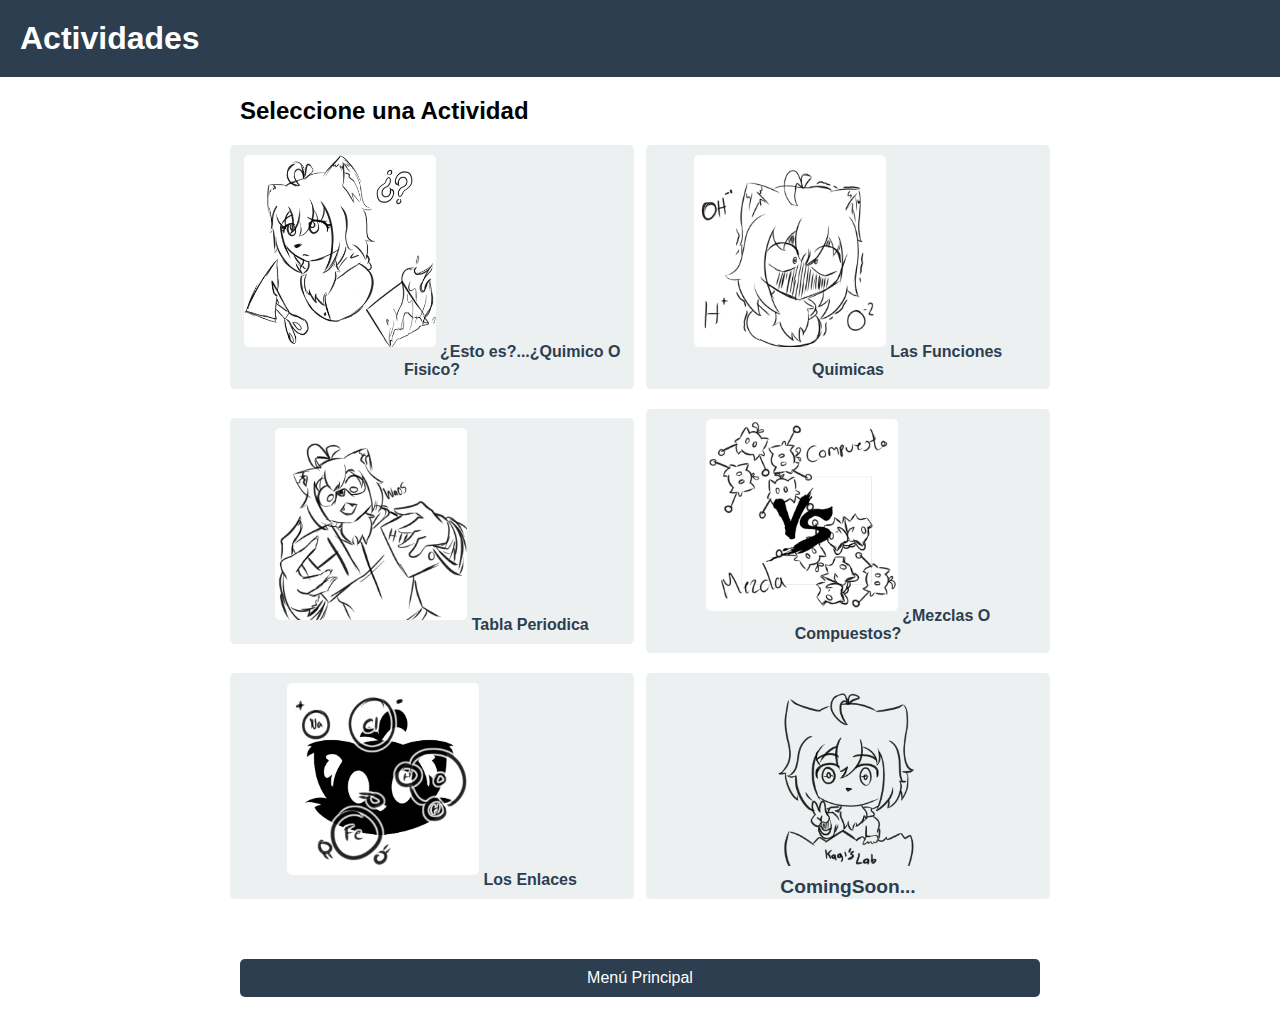
<file: assets/html/Actividades.html>
<!DOCTYPE html>
<html lang="es">
<head>
  <meta charset="UTF-8">
  <title>QUIMICA 1-Actividades</title>
  <link rel="stylesheet" href="../css/Actividades.css">
</head>
<body>
  <header>
    <h1>Actividades</h1>
  </header>
  <main>
    <h2>Seleccione una Actividad</h2>
    <ul>
      <li>
        <a href="Actividades/FastQuestions.html" class="FastQuestions">
          <img src="../../media/imagenes/ohto1.jpg" alt="FastQuestions">
          ¿Esto es?...¿Quimico O Fisico?
        </a>
      </li>
      <li>
        <a href="Actividades/Impostor.html" class="Sus">
          <img src="../../media/imagenes/ohto2.jpg" alt="Impostor">
          Las Funciones Quimicas
        </a>
      </li>
      <li>
        <a href="Actividades/Memorama.html" class="MEMORYGAME">
          <img src="../../media/imagenes/ohto3.jpg" alt="Memorama">
          Tabla Periodica
        </a>
      </li>
      <li>
        <a href="Actividades/Preguntas.html" class="RoundQuestions">
          <img src="../../media/imagenes/ohto4.jpg" alt="PreguntasRonda">
          ¿Mezclas O Compuestos?
        </a>
      </li>
      <li>
        <a href="Actividades/Trivia.html" class="Column">
          <img src="../../media/imagenes/ohto5.jpg" alt="RelacionarColumnas">
          Los Enlaces
        </a>
      </li>
      <li>
        <a href="Actividades/ComingSoon.html" class="ComingSoon">
          <img src="../../media/imagenes/ohto6.png" alt="Proximamnete">
          ComingSoon...
        </a>
      </li>
    </ul>
    <a href="../../Index.html" class="button">Menú Principal</a>
  </main>
</body>
</html>
</file>
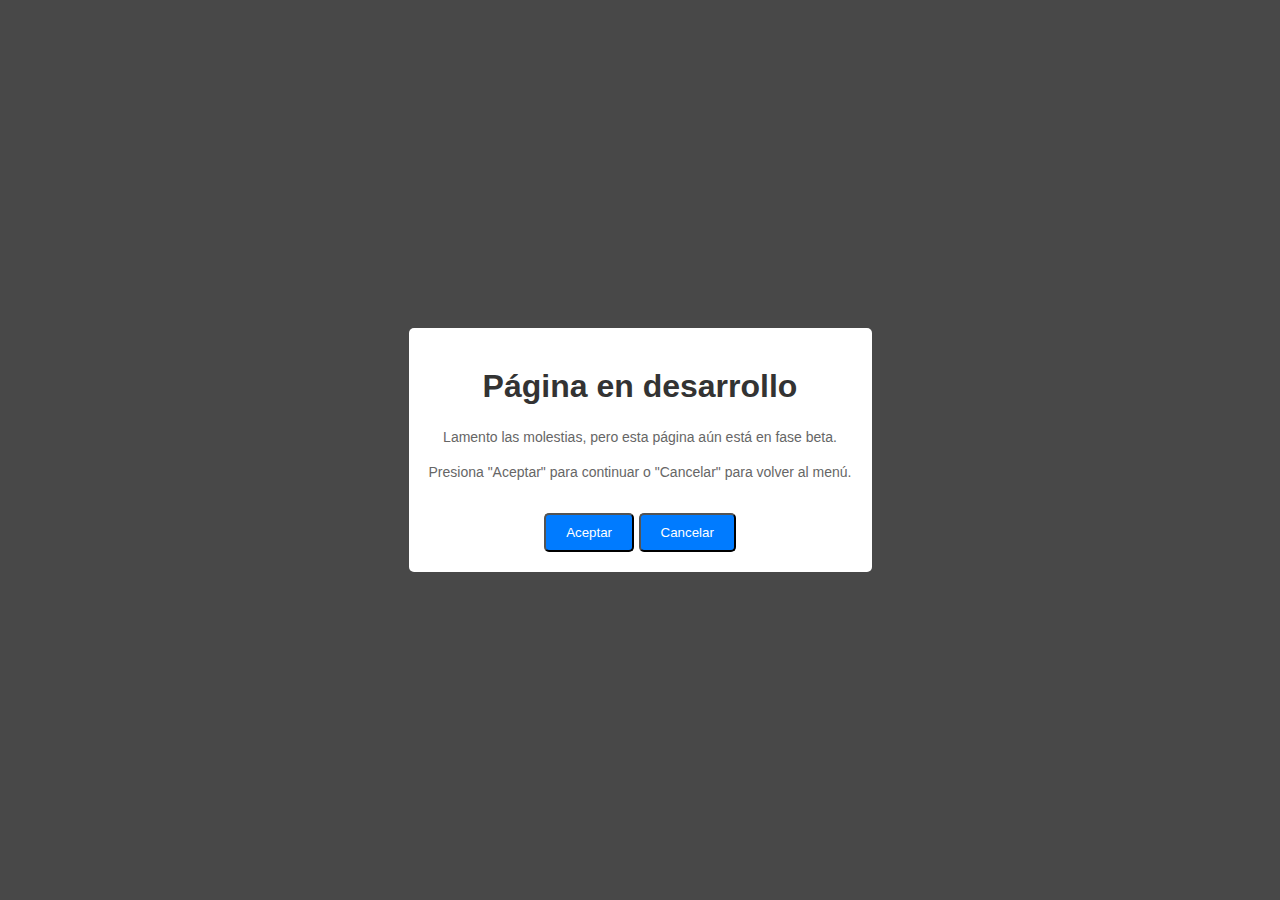
<file: assets/html/Informacion.html>
<!DOCTYPE html>
<html>
<head>
    <meta charset="UTF-8">
    <title>Actividades de Cambios Físicos y Químicos</title>
    <style>
        /* Estilos generales */
        body {
            font-family: Arial, sans-serif;
            margin: 0;
            padding: 0;
            background-color: #f0f0f0;
        }

        .container {
            max-width: 800px;
            margin: 0 auto;
            padding: 20px;
        }

        /* Estilos para encabezados */
        h1, h2, h3 {
            color: #333;
        }

        /* Estilos para párrafos */
        p {
            color: #666;
            line-height: 1.5;
        }

        /* Estilos para enlaces */
        a {
            color: #007BFF;
            text-decoration: none;
        }

        a:hover {
            text-decoration: underline;
        }

        /* Estilos para el botón de Menú Principal */
        .button {
            display: inline-block;
            padding: 10px 20px;
            background-color: #007BFF;
            color: #fff;
            text-decoration: none;
            border-radius: 5px;
            margin-top: 20px;
        }

        .button:hover {
            background-color: #0056b3;
        }

        /* Estilos para la barra horizontal */
        hr {
            border: none;
            border-top: 1px solid #ccc;
            margin-top: 20px;
        }

        /* Estilos para los títulos de sección */
        h1, h2, h3 {
            margin-top: 20px;
        }

        /* Estilos específicos para la actividad de cambios físicos y químicos */
        .quiz-instructions {
            background-color: #007BFF;
            color: #fff;
            padding: 10px;
            border-radius: 5px;
            margin-bottom: 20px;
        }

        /* Estilos para el formulario de la actividad de cambios físicos y químicos */
        .quiz-form {
            background-color: #fff;
            padding: 20px;
            border-radius: 5px;
        }

        /* Estilos para las opciones de respuesta en la actividad de cambios físicos y químicos */
        .quiz-option {
            display: block;
            margin-bottom: 10px;
        }

        /* Estilos específicos para la actividad de funciones orgánicas */
        .quiz-instructions-org {
            background-color: #007BFF;
            color: #fff;
            padding: 10px;
            border-radius: 5px;
            margin-bottom: 20px;
        }

        /* Estilos para el formulario de la actividad de funciones orgánicas */
        .quiz-form-org {
            background-color: #fff;
            padding: 20px;
            border-radius: 5px;
        }

        /* Estilos para las opciones de respuesta en la actividad de funciones orgánicas */
        .quiz-option-org {
            display: block;
            margin-bottom: 10px;
        }
        
        /* Estilos para la ventana emergente de alerta */
        .popup {
            position: fixed;
            top: 0;
            left: 0;
            width: 100%;
            height: 100%;
            background-color: rgba(0, 0, 0, 0.7);
            display: flex;
            justify-content: center;
            align-items: center;
            z-index: 9999;
        }

        .popup-content {
            background-color: #fff;
            padding: 20px;
            border-radius: 5px;
            text-align: center;
        }

        .popup-button {
            padding: 10px 20px;
            background-color: #007BFF;
            color: #fff;
            text-decoration: none;
            border-radius: 5px;
            margin-top: 20px;
            cursor: pointer;
        }

        /* Estilos para el mensaje de alerta */
        .alert-message {
            font-size: 14px;
            margin-bottom: 10px;
        }
    </style>
</head>
<body>
    <!-- Ventana emergente de alerta -->
    <div class="popup" id="popup">
        <div class="popup-content">
            <h1>Página en desarrollo</h1>
            <p class="alert-message">Lamento las molestias, pero esta página aún está en fase beta.</p>
            <p class="alert-message">Presiona "Aceptar" para continuar o "Cancelar" para volver al menú.</p>
            <button class="popup-button" onclick="accept()">Aceptar</button>
            <button class="popup-button" onclick="cancel()">Cancelar</button>
        </div>
    </div>

    <!-- Contenido principal -->
    <div id="content" style="display: none;">
        <h1>Como funciona "¿Esto es?...¿Fisicos o quimicos?"</h1>
        <p>En esta actividad, exploraremos los cambios físicos y químicos en la materia.</p>
        <p>Se harán preguntas, quien deberá seleccionar "físico" o "químico" y dependiendo si la respuesta correcta sumará 100 puntos, mientras que cada respuesta incorrecta restará 50 puntos. Además, solo tienes 15 segundos para responder cada pregunta; de lo contrario, perderás.</p>
    
        <h2>¿Qué es un cambio físico?</h2>
        <p>Un cambio físico es aquel en el que la apariencia o el estado físico de una sustancia se modifica, pero su composición química permanece inalterada. Por ejemplo, la congelación del agua es un cambio físico.</p>

        <h2>¿Qué es un cambio químico?</h2>
        <p>Un cambio químico implica una transformación en la composición química de una sustancia. Un ejemplo sería la oxidación del hierro para formar óxido de hierro (herrumbre).</p>

        <h3>Ejemplo de cambio físico:</h3>
        <p>La transformación del agua líquida en hielo durante la congelación.</p>

        <h3>Ejemplo de cambio químico:</h3>
        <p>La formación de óxido de hierro (herrumbre) como resultado de la oxidación del hierro.</p>

    <!-- Formulario para la actividad de cambios físicos y químicos -->
        <div class="quiz-instructions">
            <p>Recuerda:</p>
            <ul>
                <li>Selecciona "físico" o "químico" para responder.</li>
                <li>Respuesta correcta: +100 puntos.</li>
                <li>Respuesta incorrecta: -50 puntos.</li>
                <li>Tiempo límite: 15 segundos por pregunta.</li>
            </ul>
        </div>

        <hr>
        <h1>Actividad de Funciones Orgánicas</h1>
        <p>Exploraremos las funciones orgánicas en la química.</p>
        <p>En esta actividad, se presentarán preguntas relacionadas con las funciones orgánicas y se ofrecerán opciones de respuesta. El usuario debe seleccionar la opción correcta para cada pregunta.</p>

        <h1>Funciones Orgánicas</h1>
        <p>Las funciones orgánicas son grupos de compuestos químicos que comparten propiedades químicas similares debido a su estructura molecular. Algunas de las funciones orgánicas más comunes son:</p>

        <h2>Óxidos</h2>
        <p>Los óxidos son compuestos que contienen oxígeno y otro elemento.</p>
        <p>Ejemplo: Dióxido de carbono (CO2)</p>

        <h2>Anhídridos</h2>
        <p>Los anhídridos son compuestos formados por la unión de dos ácidos orgánicos.</p>
        <p>Ejemplo: Anhídrido acético (C4H6O3)</p>

        <h2>Hidróxidos</h2>
        <p>Los hidróxidos contienen el grupo hidroxilo (-OH) unido a un metal.</p>
        <p>Ejemplo: Hidróxido de sodio (NaOH)</p>

        <h2>Ácidos</h2>
        <p>Los ácidos orgánicos contienen el grupo carboxilo (-COOH).</p>
        <p>Ejemplo: Ácido acético (CH3COOH)</p>

        <h2>Hidruros</h2>
        <p>Los hidruros son compuestos que contienen hidrógeno y otro elemento.</p>
        <p>Ejemplo: Hidruro de sodio (NaH)</p>

        <h2>Sales Binarias</h2>
        <p>Las sales binarias están formadas por un catión y un anión, sin oxígeno.</p>
        <p>Ejemplo: Cloruro de sodio (NaCl)</p>

        <h2>Oxisales</h2>
        <p>Las oxisales contienen oxígeno y un metal o ion metálico.</p>
        <p>Ejemplo: Sulfato de calcio (CaSO4)</p>

        <!-- Resto del contenido de funciones orgánicas -->
        <!-- ... -->

        <a href="../../Index.html" class="button">Menú Principal</a>
    </div>

    <script>
        // Función para mostrar la ventana emergente de alerta
        function showAlert() {
            var popup = document.getElementById('popup');
            popup.style.display = 'flex';
        }

        // Función para continuar después de aceptar la alerta
        function accept() {
            var popup = document.getElementById('popup');
            popup.style.display = 'none';
            // Mostrar el contenido principal aquí
            document.getElementById('content').style.display = 'block';
        }

        // Función para volver al menú después de cancelar la alerta
        function cancel() {
            window.location.href = '../../Index.html';
        }

        // Mostrar la alerta al cargar la página
        window.onload = showAlert;
    </script>
</body>
</html>
</file>
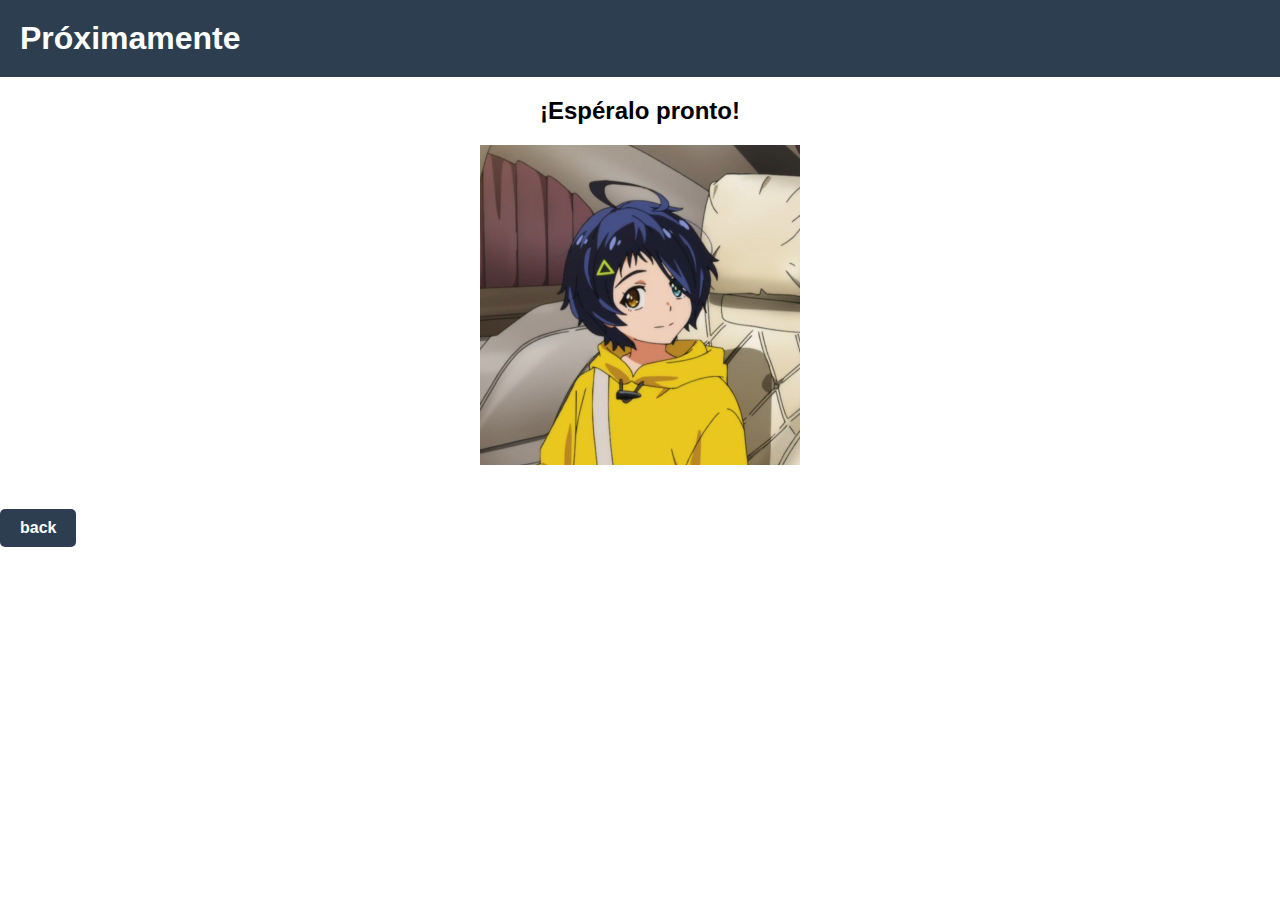
<file: assets/html/Actividades/ComingSoon.html>
<!DOCTYPE html>
<html lang="es">
<head>
  <meta charset="UTF-8">
  <title>Próximamente</title>
  <style>
    /* Estilos para el encabezado */
    header {
      background-color: #2c3e50;
      color: white;
      padding: 20px;
    }

    /* Estilos para el título del encabezado */
    header h1 {
      margin: 0;
    }

    /* Estilos para el cuerpo */
    body {
      margin: 0;
      font-family: Arial, sans-serif;
    }

    /* Estilos para el contenedor principal */
    main {
      max-width: 800px;
      margin: 0 auto;
      padding: 20px;
      text-align: center;
    }

    /* Estilos para el título principal */
    main h2 {
      margin-top: 0;
    }

    /* Estilos para la imagen de "Próximamente" */
    main img {
      max-width: 40%;
      height: auto;
      margin-bottom: 20px;
    }
    .buttonback {
      display: inline-block;
      padding: 10px 20px;
      font-size: 16px;
      font-weight: bold;
      text-align: center;
      text-decoration: none;
      color: #fff;
      background-color: #2c3e50;
      border-radius: 5px;
      transition: all 0.2s ease-in-out;
    }

    .buttonback:hover {
      background-color: #34495e;
    }
  </style>
</head>
<body>
  <header>
    <h1>Próximamente</h1>
  </header>
  <main>
    <h2>¡Espéralo pronto!</h2>
    <img src="../../../media/imagenes/ohto7.jpg" alt="Próximamente">
  </main>
  <a href="../Actividades.html" class="buttonback">back</a>
</body>
</html>
</file>
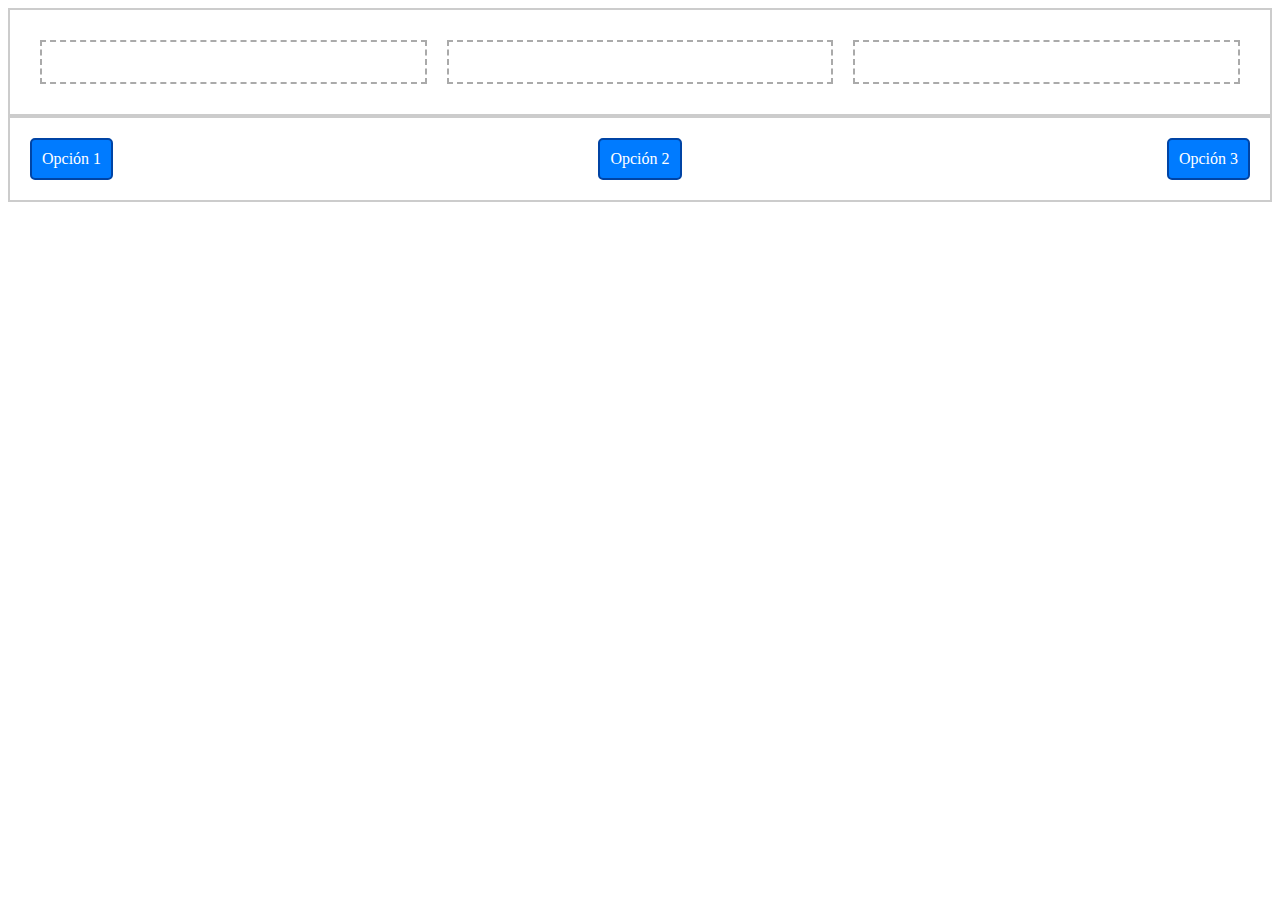
<file: assets/html/Actividades/DRAG AND DROP.html>
<!DOCTYPE html>
<html lang="es">
<head>
    <meta charset="UTF-8">
    <meta name="viewport" content="width=device-width, initial-scale=1.0">
    <title>Drag and Drop de Opciones</title>
    <style>
        /* Estilo para el contenedor principal */
        .contenedor-grande {
            display: flex;
            justify-content: space-between;
            padding: 20px;
            border: 2px solid #ccc;
        }

        /* Estilo para los cuadros pequeños */
        .cuadro-pequeno {
            flex: 1;
            border: 2px dashed #aaa;
            padding: 20px;
            margin: 10px;
        }

        /* Estilo para las opciones */
        .opcion {
            display: block;
            padding: 10px;
            background-color: #007BFF;
            color: #fff;
            border: 2px solid #0044A5;
            border-radius: 5px;
            cursor: move;
        }
    </style>
</head>
<body>
    <div class="contenedor-grande">
        <div class="cuadro-pequeno" id="cuadro1" ondrop="drop(event)" ondragover="allowDrop(event)"></div>
        <div class="cuadro-pequeno" id="cuadro2" ondrop="drop(event)" ondragover="allowDrop(event)"></div>
        <div class="cuadro-pequeno" id="cuadro3" ondrop="drop(event)" ondragover="allowDrop(event)"></div>
    </div>
    <div class="contenedor-grande">
        <div class="opcion" draggable="true" ondragstart="drag(event)">Opción 1</div>
        <div class="opcion" draggable="true" ondragstart="drag(event)">Opción 2</div>
        <div class="opcion" draggable="true" ondragstart="drag(event)">Opción 3</div>
    </div>

    <script>
        function allowDrop(event) {
            event.preventDefault();
        }

        function drag(event) {
            event.dataTransfer.setData("text", event.target.textContent);
        }

        function drop(event) {
            event.preventDefault();
            const data = event.dataTransfer.getData("text");
            const cuadro = event.target;

            // Verificar si el cuadro ya contiene una opción
            if (cuadro.textContent === '') {
                cuadro.appendChild(document.createTextNode(data));
            }
        }
    </script>
</body>
</html>
</file>
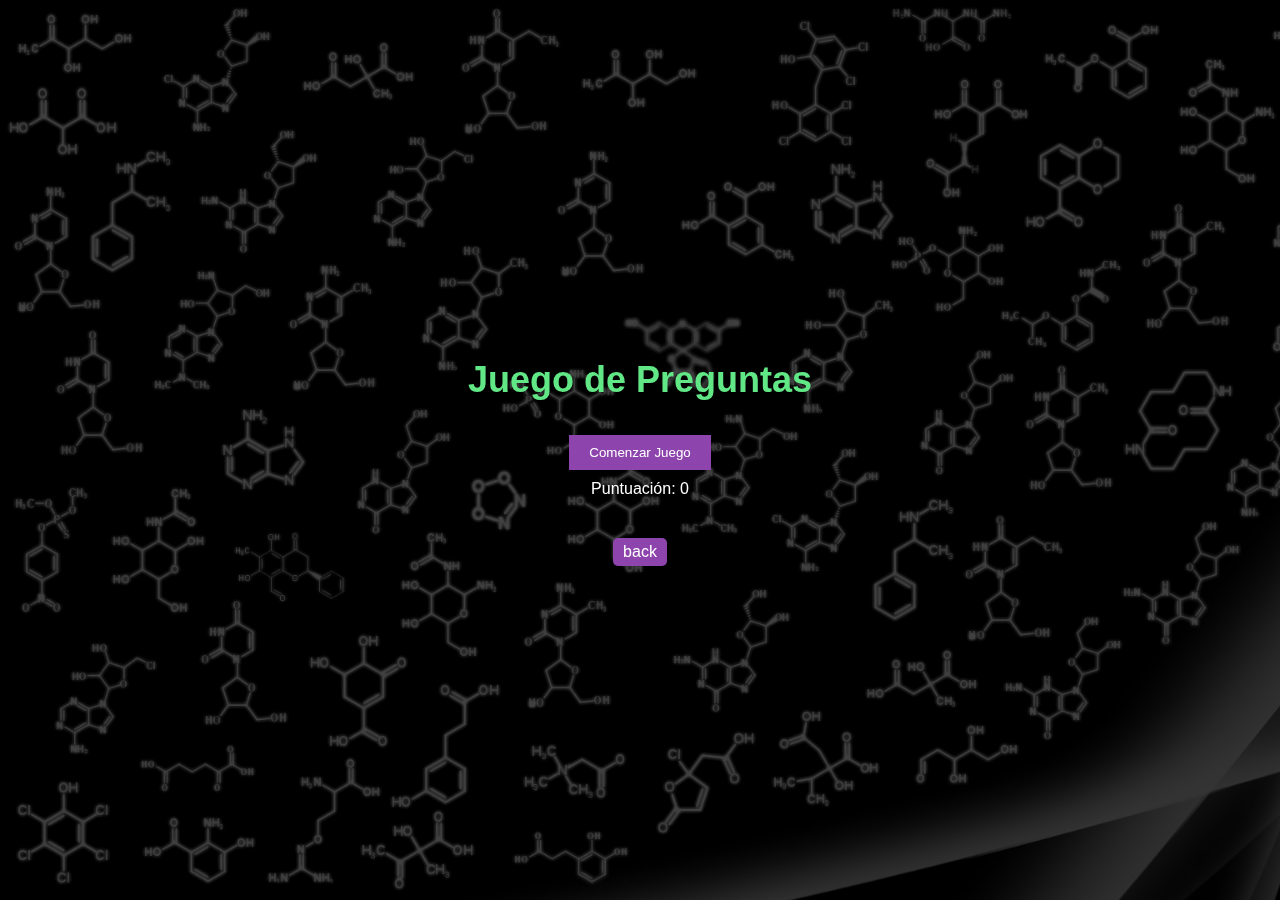
<file: assets/html/Actividades/FastQuestions.html>
<!DOCTYPE html>
<html lang="en">
<head>
  <meta charset="UTF-8">
  <meta name="viewport" content="width=device-width, initial-scale=1.0">
  <title>Trivia de cambios químicos y físicos</title>
  <link rel="stylesheet" href="../../css/FastQuestions.css">
</head>
<body>
  <h1>Juego de Preguntas</h1>
  <button id="boton-comenzar">Comenzar Juego</button>

  <div id="puntuacion">Puntuación: 0</div>
  <div id="tiempo-restante" style="display: none;"></div>
  
  <div id="pregunta"></div>

  <button id="boton-fisico" style="display: none;"></button>
  <button id="boton-quimico" style="display: none;"></button>
  <button id="boton-reinicio" style="display: none;">Reiniciar Juego</button>

  <div id="mensaje" style="display: none;"></div>
  <div id="resultado" style="display: none;">
    <p>Buenas: <span id="buenas">0</span></p>
    <p>Malas: <span id="malas">0</span></p>
  </div>
  <div id="respuestas-correctas"></div>
  
  <a href="../Actividades.html" class="buttonback">back</a>
  <script src="../../js/FastQuestions.js"></script>
</body>
</html>
</file>
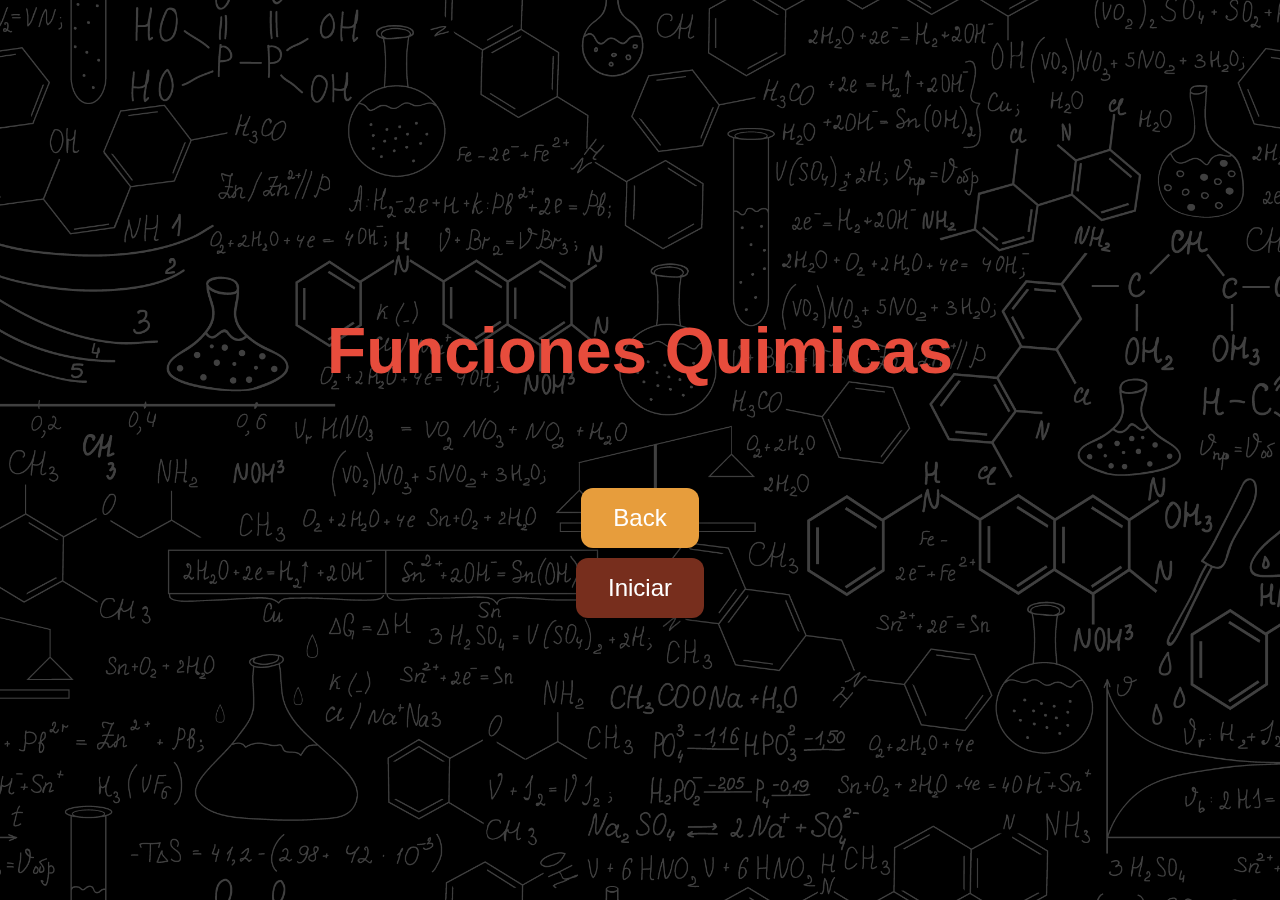
<file: assets/html/Actividades/Impostor.html>
<!DOCTYPE html>
<html lang="es">
<head>
    <meta charset="UTF-8">
    <title>FUNCIONES ORGANICAS</title>
    <link rel="stylesheet" href="../../css/Impostor.css">
    <style>
        /* Estilo para el botón "back" */
        .button-back {
            display: inline-block;
            padding: 16px 32px;
            background-color: #e79d3c;
            color: #fff;
            text-decoration: none;
            font-size: 24px;
            border-radius: 12px;
            margin-top: 20px;
            transition: background-color 0.3s ease, transform 0.2s ease;
            box-shadow: 0px 6px 10px rgba(0, 0, 0, 0.2);
        }
        
        .button-back:hover {
            background-color: #f7c37f; /* Cambia el color de fondo del botón "back" a un rojo más vibrante en el hover */
            transform: scale(1.05);
            box-shadow: 0px 8px 12px rgba(0, 0, 0, 0.3);
        }
    </style>
</head>
<body>
    <h1>Funciones Quimicas</h1>
    <div id="perdisteMensaje" style="display: none;">
        <h2>¡Perdiste!</h2>
    </div>
    
    <div id="resultado"></div>
    <div id="score"></div>
    <div id="pregunta"></div>
    <div id="respuestas"></div>

    <script src="../../js/Impostor.js"></script>

    <!-- Botón "back" al final de la página con la clase "button-back" -->
    <div id="boton-back-container">
        <a href="../Actividades.html" class="button-back">Back</a>
    </div>
</body>
</html>
</file>
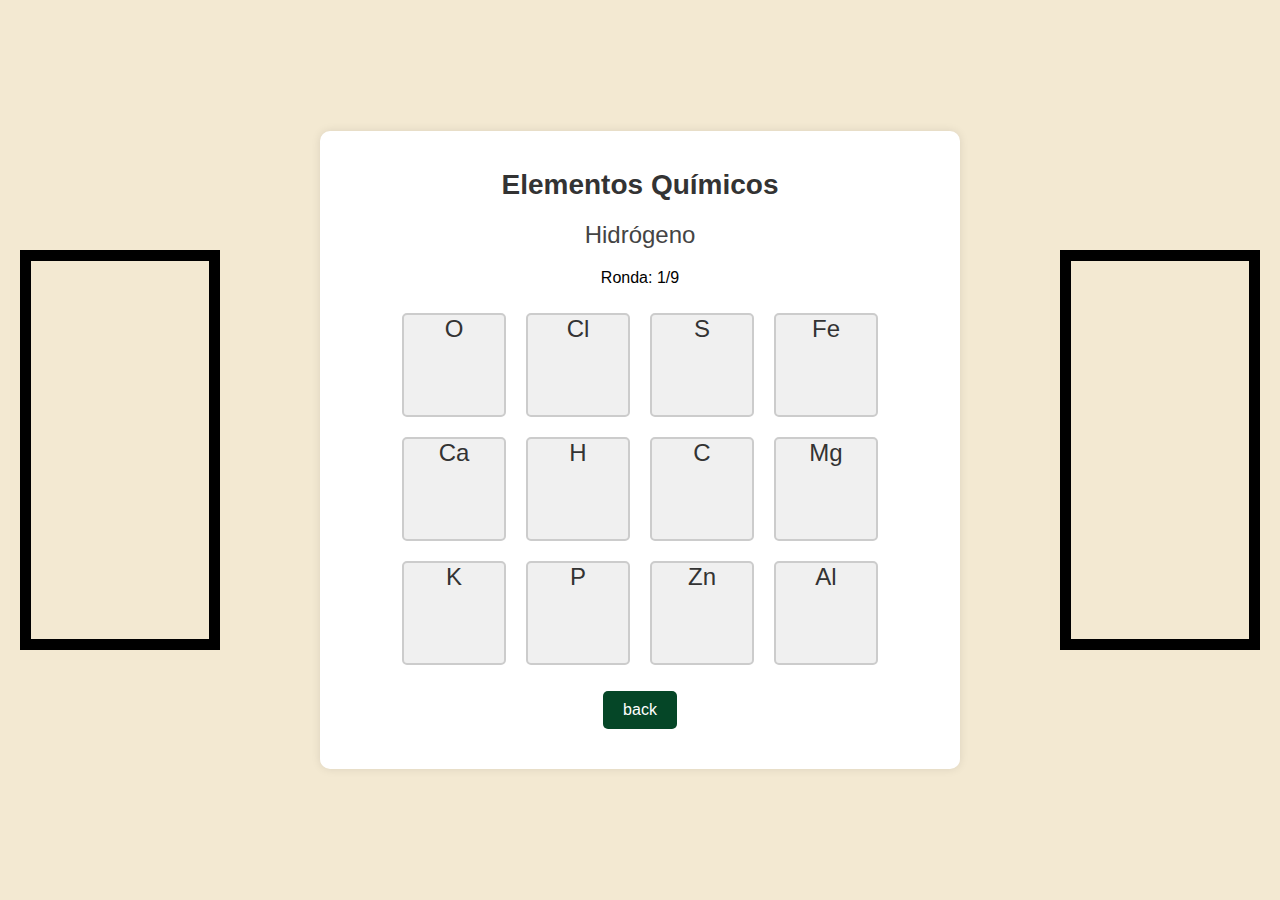
<file: assets/html/Actividades/Memorama.html>
<!DOCTYPE html>
<html lang="en">
<head>
    <meta charset="UTF-8">
    <meta name="viewport" content="width=device-width, initial-scale=1.0">
    <title>Elementos Químicos</title>
    <link rel="stylesheet" href="../../css/Memorama.css">
    <style>
        /* Estilo para el contenedor principal */
        body {
            display: flex;
            justify-content: center; /* Centrar horizontalmente */
            align-items: center; /* Centrar verticalmente */
            height: 100vh; /* Establecer altura del 100% del viewport */
            margin: 0; /* Eliminar márgenes por defecto */
        }

        /* Estilos para las imágenes izquierda y derecha */
        .left-image,
        .right-image {
            width: 200px;
            height: 400px;
            margin: 0 20px; /* Espacio entre las imágenes y el contenido principal */
        }

        /* Estilo para el contenido principal */
        .container {
            text-align: center; /* Centrar contenido horizontalmente */
        }

        /* Estilo para el botón "back" */
        .button {
            text-align: center; /* Centrar contenido horizontalmente */
            margin-bottom: 20px; /* Espacio en la parte inferior del botón */
        }
    </style>
</head>
<body>
    <!-- Imagen en el lado izquierdo -->
    <img src="../../../media/imagenes/ae_01.png" alt="Imagen Izquierda" class="left-image">

    <div class="container">
        <h1>Elementos Químicos</h1>
        <p class="element-name" id="element-name">Nombre del Elemento</p>
        <p>Ronda: <span id="round">1</span>/9</p>
        <div class="blocks" id="blocks">
            <!-- Aquí se generarán los bloques de elementos químicos -->
        </div>
        <p id="message"></p>
        <!-- Mensaje de victoria oculto por defecto -->
        <div id="victory-message" style="display: none">
            <p>¡Ganaste! Has completado todas las rondas.</p>
            <!-- Botón para volver a jugar oculto por defecto -->
            <button id="restart-button" style="display: none">Volver a Jugar</button>
        </div>
        <a href="../Actividades.html" class="button">back</a>
    </div>

    <!-- Imagen en el lado derecho -->
    <img src="../../../media/imagenes/ae_01.png" alt="Imagen Derecha" class="right-image">
    <script src="../../js/Memorama.js"></script>
</body>
</html>
</file>
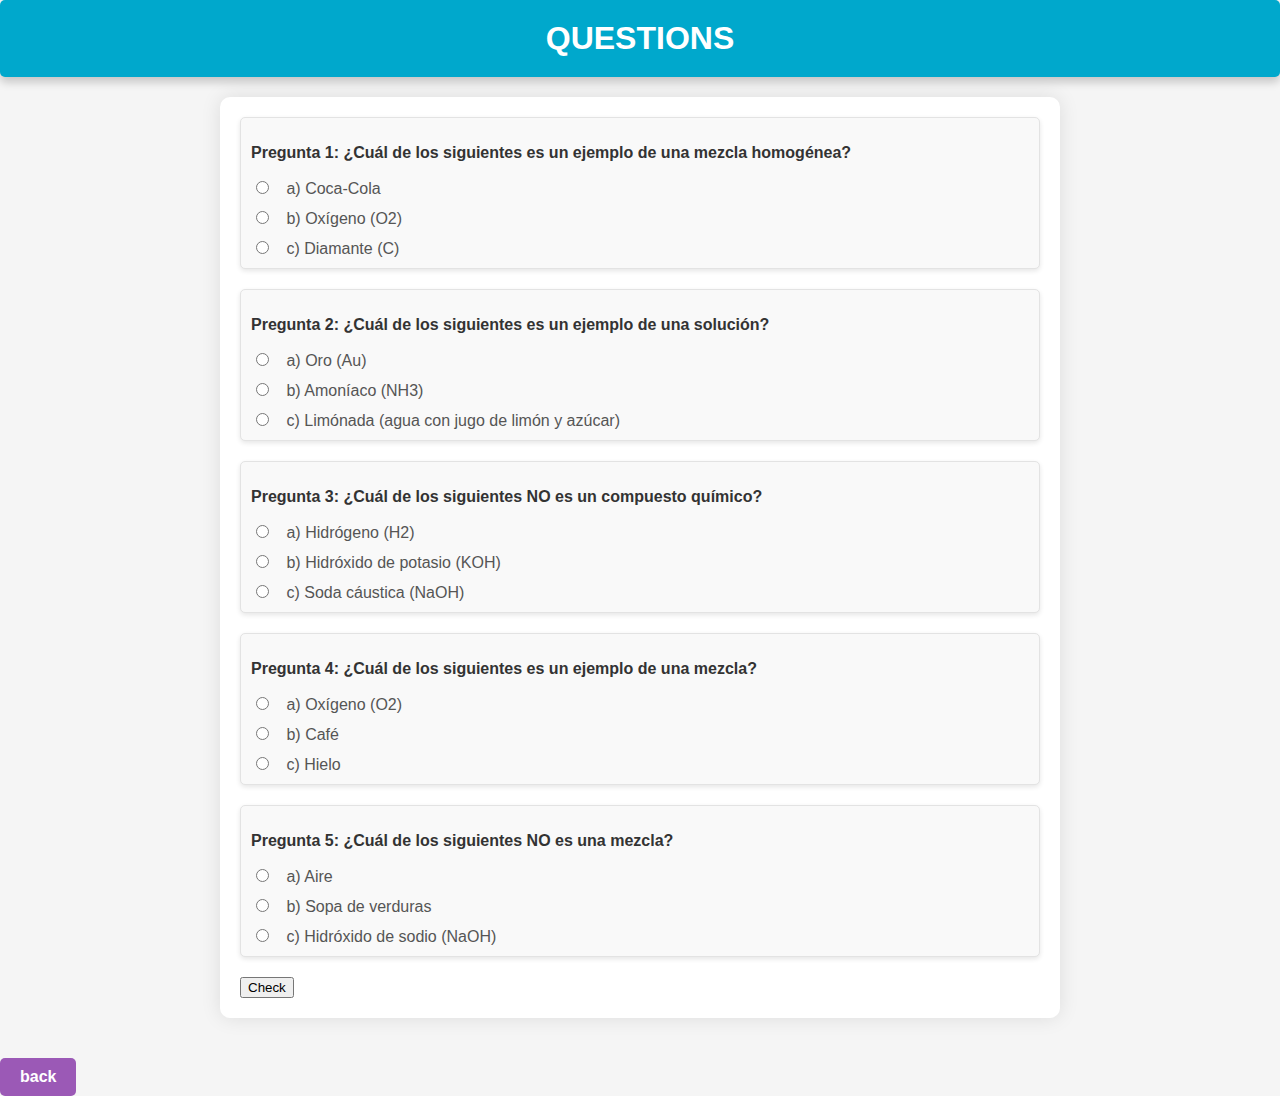
<file: assets/html/Actividades/Preguntas.html>
<!DOCTYPE html>
<html lang="es">
<head>
    <meta charset="UTF-8">
    <meta name="viewport" content="width=device-width, initial-scale=1.0">
    <title>QUESTIONS</title>
    <link rel="stylesheet" href="../../css/Preguntas.css">
</head>
<body>
<h1>QUESTIONS</h1>
<div id="preguntas-container" style="display: none;">
    <div class="pregunta">
        <p class="pregunta-text"></p>
        <div class="respuestas">
            <label>
                <input type="radio" name="respuesta0" class="respuesta"> <span class="respuesta-text"></span>
            </label>
            <label>
                <input type="radio" name="respuesta0" class="respuesta"> <span class="respuesta-text"></span>
            </label>
            <label>
                <input type="radio" name="respuesta0" class="respuesta"> <span class="respuesta-text"></span>
            </label>
        </div>
    </div>
    <div class="pregunta">
        <p class="pregunta-text"></p>
        <div class="respuestas">
            <label>
                <input type="radio" name="respuesta1" class="respuesta"> <span class="respuesta-text"></span>
            </label>
            <label>
                <input type="radio" name="respuesta1" class="respuesta"> <span class="respuesta-text"></span>
            </label>
            <label>
                <input type="radio" name="respuesta1" class="respuesta"> <span class="respuesta-text"></span>
            </label>
        </div>
    </div>
    <div class="pregunta">
        <p class="pregunta-text"></p>
        <div class="respuestas">
            <label>
                <input type="radio" name="respuesta2" class="respuesta"> <span class="respuesta-text"></span>
            </label>
            <label>
                <input type="radio" name="respuesta2" class="respuesta"> <span class="respuesta-text"></span>
            </label>
            <label>
                <input type="radio" name="respuesta2" class="respuesta"> <span class="respuesta-text"></span>
            </label>
        </div>
    </div>
    <div class="pregunta">
        <p class="pregunta-text"></p>
        <div class="respuestas">
            <label>
                <input type="radio" name="respuesta3" class="respuesta"> <span class="respuesta-text"></span>
            </label>
            <label>
                <input type="radio" name="respuesta3" class="respuesta"> <span class="respuesta-text"></span>
            </label>
            <label>
                <input type="radio" name="respuesta3" class="respuesta"> <span class="respuesta-text"></span>
            </label>
        </div>
    </div>
    <div class="pregunta">
        <p class="pregunta-text"></p>
        <div class="respuestas">
            <label>
                <input type="radio" name="respuesta4" class="respuesta"> <span class="respuesta-text"></span>
            </label>
            <label>
                <input type="radio" name="respuesta4" class="respuesta"> <span class="respuesta-text"></span>
            </label>
            <label>
                <input type="radio" name="respuesta4" class="respuesta"> <span class="respuesta-text"></span>
            </label>
        </div>
    </div>
    <button id="check">Check</button>
    <button id="restart" style="display: none;">Restart</button>
</div>
<pre id="mensaje"></pre>

<script src="../../js/Preguntas.js"></script>
<a href="../Actividades.html" class="button">back</a>
</body>
</html>
</file>
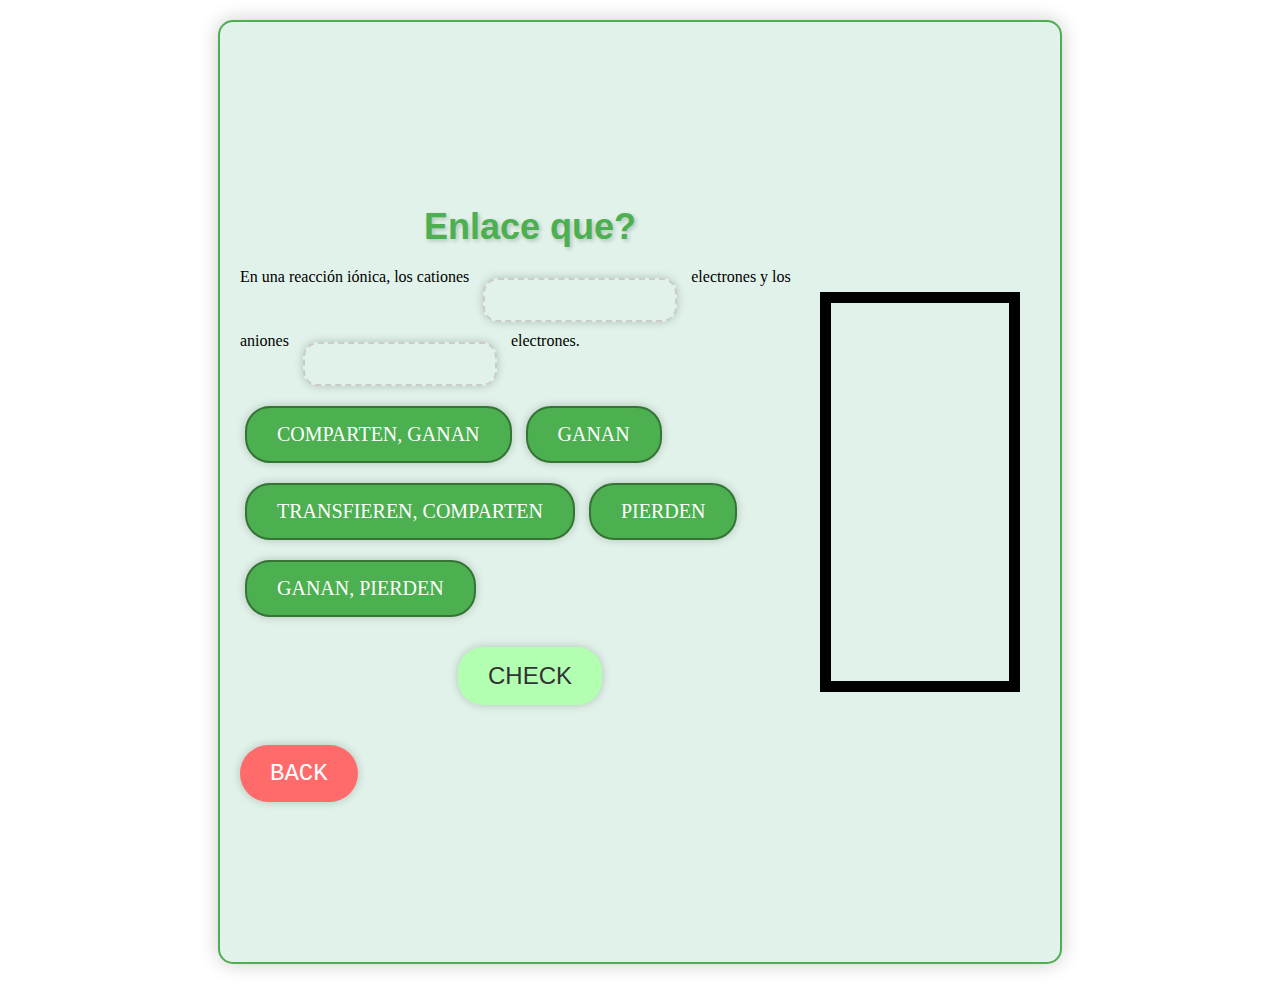
<file: assets/html/Actividades/Trivia.html>
<!DOCTYPE html>
<html lang="es">
<head>
    <meta charset="UTF-8">
    <meta name="viewport" content="width=device-width, initial-scale=1.0">
    <title>Drag and Drop</title>
    <link rel="stylesheet" href="../../css/Trivia.css">
</head>
<body>
    <div class="contenedor">
        <div class="contenido">
            <h1>Enlace que?</h1>
            <div id="pregunta"></div>
            <div class="contenedor-grande" id="respuestasContainer"></div>
            <div id="resultado"></div>
            <div id="mensajeRespuesta"></div>
            <button id="verificarRespuestaManualmente">Check</button>
            <a href="../Actividades.html" class="button">back</a>
        </div>
        <div class="imagen">
            <img src="../../../media/imagenes/ae_01.png" alt="ae_01" width="200" height="400">
        </div>
    </div>
    <script src="../../js/Trivia.js"></script>
</body>
</html>
</file>
<file: assets/css/Actividades.css>
/* Estilos para el encabezado */
header {
  background-color: #2c3e50;
  color: white;
  padding: 20px;
}

/* Estilos para el título del encabezado */
header h1 {
  margin: 0;
}

/* Estilos para el cuerpo */
body {
  margin: 0;
  font-family: Arial, sans-serif;
}

/* Estilos para el contenedor principal */
main {
  max-width: 800px;
  margin: 0 auto;
  padding: 20px;
}

/* Estilos para el título principal */
main h2 {
  margin-top: 0;
}

/* Estilos para la lista de actividades */
main ul {
  list-style: none;
  margin: 0;
  padding: 0;
  display: flex;
  flex-wrap: wrap;
  justify-content: space-between;
}

/* Estilos para los elementos de la lista de actividades */
main li {
  margin-bottom: 20px;
  width: 48%;
  display: flex;
  flex-direction: column;
  align-items: center;
}

/* Estilos para las imágenes de los elementos de la lista de actividades */
main li img {
  max-width: 100%;
  height: auto;
  margin-bottom: 10px;
}

/* Estilos para los enlaces de los elementos de la lista de actividades */
main li a {
  text-align: center;
  text-decoration: none;
  color: #2c3e50;
  font-weight: bold;
  background-color: #ecf0f1;
  padding: 10px;
  border-radius: 5px;
  width: 100%;
}

/* Estilos para el botón de volver al menú */
main .button {
  display: block;
  margin-top: 40px;
  text-align: center;
  text-decoration: none;
  color: white;
  background-color: #2c3e50;
  padding: 10px 20px;
  border-radius: 5px;
}

/* Estilos para el botón de volver al menú cuando el cursor está sobre él */
main .button:hover {
  background-color: #34495e;
}

/* Estilos para el contenedor de las imágenes de los elementos de la lista de actividades */
main li {
  display: flex;
  flex-direction: column;
  justify-content: center;
  align-items: center;
  margin-bottom: 20px;
}

/* Estilos para las imágenes de los elementos de la lista de actividades */
main li img {
  max-width: 50%;
  height: auto;
  border-radius: 5px;
  transition: transform 0.2s ease-in-out;
}

/* Estilos para las imágenes de los elementos de la lista de actividades cuando el cursor está sobre ellas */
main li img:hover {
  transform: scale(1.1);
  box-shadow: 0 4px 8px rgba(0,0,0,0.4);
}
/* Estilos para el elemento Coming Soon */
.ComingSoon {
  background-color: #ecf0f1;
  color: #2c3e50;
  padding: 1px 10px;
  border-radius: 5px;
  text-align: center;
  display: flex;
  flex-direction: column;
  justify-content: center;
  align-items: center;
  font-size: 1.2em;
  font-weight: bold;

}

/* Estilos para la imagen del elemento Coming Soon */
.ComingSoon img {
  max-width: 50%;
  height: auto;
  margin-bottom: 10px;
}

/* Estilos para el enlace del elemento Coming Soon */
.ComingSoon a {
  color: #2c3e50;
  font-weight: normal;
}
</file>
<file: assets/css/FastQuestions.css>
/* Estilo para el cuerpo de la página */
body {
  background-color: #000000; /* Fondo oscuro */
  color: #FFFFFF; /* Texto blanco */
  font-family: Arial, sans-serif;
  display: flex;
  flex-direction: column;
  align-items: center;
  justify-content: center;
  height: 100vh;
  margin: 0;
}

/* Pseudo-elemento para la imagen de fondo */
body::after {
  content: "";
  background-image: url('../../media/imagenes/STARS.jpg'); /* Ruta de la imagen de fondo */
  background-size: cover; /* Ajustar la imagen al tamaño de la ventana */
  background-repeat: no-repeat; /* Evitar que la imagen se repita */
  background-attachment: fixed; /* Fijar la imagen en su lugar mientras se desplaza la página */
  opacity: 0.25; /* 25% de opacidad */
  position: fixed;
  top: 0;
  left: 0;
  width: 100%;
  height: 100%;
  z-index: -1; /* Colocar detrás del contenido del cuerpo */
}

/* Estilo para el encabezado h1 */
h1 {
  font-size: 36px;
  color: #61E786; /* Color de título personalizado */
}

/* Estilo para el contenedor de botones y pregunta */
div {
  display: flex;
  flex-direction: column;
  align-items: center;
  justify-content: center;
  text-align: center;
}

/* Estilo para los botones */
button {
  background-color: #8E44AD; /* Morado */
  color: #FFFFFF; /* Texto blanco */
  padding: 10px 20px;
  border: none;
  cursor: pointer;
  margin: 10px;
}

/* Estilo para los botones de respuesta */
#boton-fisico {
  background-color: #8E44AD; /* Morado */
}

#boton-quimico {
  background-color: #8E44AD; /* Morado */
}

/* Estilo para el enlace de retroceso */
.buttonback {
  display: block;
  text-align: center;
  margin-top: 20px;
  text-decoration: none;
  background-color: #8E44AD; /* Morado */
  color: #FFFFFF; /* Texto blanco */
  padding: 5px 10px; /* Tamaño más pequeño */
  border-radius: 5px;
}

/* Estilo para el enlace de retroceso al pasar el mouse */
.buttonback:hover {
  background-color: #9B59B6; /* Cambiar color al pasar el mouse */
}

/* Estilo para el texto de las preguntas */
#pregunta {
  font-size: 24px;
  font-weight: bold;
  margin-top: 20px;
  color: #c1d607; /* Azul marino */
}

#resultado {
  display: none;
}
</file>
<file: assets/css/Impostor.css>
/* Estilo para el cuerpo de la página */
body {
  background-color: #000000; /* Fondo oscuro */
  color: #FFFFFF; /* Texto blanco */
  font-family: Arial, sans-serif;
  display: flex;
  flex-direction: column;
  align-items: center;
  justify-content: center;
  height: 100vh;
  margin: 0;
}

/* Pseudo-elemento para la imagen de fondo */
body::after {
  content: "";
  background-image: url('../../media/imagenes/STARS2.jpg'); /* Ruta de la imagen de fondo */
  background-size: cover; /* Ajustar la imagen al tamaño de la ventana */
  background-repeat: no-repeat; /* Evitar que la imagen se repita */
  background-attachment: fixed; /* Fijar la imagen en su lugar mientras se desplaza la página */
  opacity: 0.25; /* 25% de opacidad */
  position: fixed;
  top: 0;
  left: 0;
  width: 100%;
  height: 100%;
  z-index: -1; /* Colocar detrás del contenido del cuerpo */
}

.navbar {
  background-color: #333;
  padding: 10px 0;
}

.navbar a {
  color: #13be30;
  text-decoration: none;
  font-size: 18px;
  margin: 0 20px;
}

h1 {
  font-size: 64px;
  color: #e74c3c;
  margin-bottom: 30px;
  text-shadow: 2px 2px 4px rgba(0, 0, 0, 0.2);
}

#pregunta {
  font-size: 36px;
  color: #fff; /* Cambia el color del texto de la pregunta a blanco */
  margin-bottom: 20px;
}

#respuestas {
  display: flex;
  flex-wrap: wrap;
  justify-content: center;
}

button {
  padding: 16px 32px;
  font-size: 24px;
  background-color: #772e1d; /* Cambia el color de fondo de los botones a un tono más vibrante */
  color: #fff;
  border: none;
  cursor: pointer;
  margin: 10px;
  border-radius: 12px;
  transition: background-color 0.3s ease, transform 0.2s ease;
  box-shadow: 0px 6px 10px rgba(0, 0, 0, 0.2);
}

button:hover {
  background-color: #ad4730;
  transform: scale(1.05);
  box-shadow: 0px 8px 12px rgba(0, 0, 0, 0.3);
}

#resultado {
  font-size: 36px;
  font-weight: bold;
  color: #27ae60;
  margin-top: 30px;
  text-shadow: 2px 2px 4px rgba(0, 0, 0, 0.2);
}
</file>
<file: assets/css/Memorama.css>
/* Estilos generales */
body {
    font-family: "Ketra", Arial, sans-serif; /* Cambio de fuente a "Ketra" */
    background-color: #f3e9d2;
    margin: 0;
    padding: 0;
}
/* Resto de tus estilos... */

.container {
    text-align: center;
    background-color: #fff;
    padding: 20px;
    border-radius: 10px;
    box-shadow: 0 0 10px rgba(0, 0, 0, 0.1);
    margin: 20px auto;
    max-width: 600px;
}

h1 {
    font-size: 28px;
    color: #333; /* Color del título */
}

.element-name {
    font-size: 24px;
    margin: 20px 0;
    color: #444; /* Color del nombre del elemento */
}

.button {
    display: inline-block;
    background-color: #054627;
    color: #fff;
    padding: 10px 20px;
    text-decoration: none;
    border-radius: 5px;
    transition: background-color 0.3s ease;
}

.button:hover {
    background-color: #16ac64;
}

/* Estilos para los bloques de opciones */
.block {
    display: inline-block;
    width: 100px;
    height: 100px;
    margin: 10px;
    font-size: 24px;
    text-align: center;
    vertical-align: middle;
    background-color: #f0f0f0; /* Color de fondo inicial (gris claro) */
    cursor: pointer;
    border: 2px solid #ccc;
    border-radius: 5px;
    color: #333; /* Color del texto en los bloques */
    transition: background-color 0.3s ease; /* Efecto hover */
}

.block:hover {
    background-color: #777; /* Cambio de color al hacer hover (gris intermedio) */
}

/* Estilo para el contenedor cuadrado */
.square {
    text-align: center;
    margin-top: 20px;
    display: grid;
    grid-template-columns: repeat(3, 1fr);
    grid-gap: 10px;
    max-width: 400px;
    margin-left: auto;
    margin-right: auto;
}

/* Estilos para el mensaje de victoria */
#victory-message {
    text-align: center;
    display: none;
    margin-top: 20px;
    color: #4caf50; /* Color del mensaje de victoria */
}

/* Estilos para el botón de volver a jugar */
#restart-button {
    display: none;
    background-color: #4caf50;
    color: #fff;
    padding: 10px 20px;
    text-decoration: none;
    border-radius: 5px;
    margin-top: 10px;
    cursor: pointer;
}

#restart-button:hover {
    background-color: #45a049;
}

/* Nuevos colores pastel y diseño */
.pastel-color-1 {
    background-color: #f9c5d1; /* Rosa pastel */
    color: #333; /* Color de texto */
}

.pastel-color-2 {
    background-color: #b8e994; /* Verde pastel */
    color: #333; /* Color de texto */
}

.pastel-color-3 {
    background-color: #f3a683; /* Naranja pastel */
    color: #333; /* Color de texto */
}

/* Estilos para las imágenes izquierda y derecha */
.container {
    position: relative;
}

/* Estilo para la imagen izquierda */
.container img:first-child {
    position: absolute;
    left: 0;
    top: 0;
}

/* Estilo para la imagen derecha */
.container img:last-child {
    position: absolute;
    right: 0;
    top: 0;
}
</file>
<file: assets/css/Preguntas.css>
/* Estilos globales */
body {
  font-family: "Arial Unicode MS", Arial, sans-serif;
  background-color: #f5f5f5;
  margin: 0;
  padding: 0;
}

/* Estilos del encabezado */
h1 {
  text-align: center;
  background-color: #00a8cc;
  color: #fff;
  padding: 20px 0;
  margin: 0;
  border-radius: 5px;
  box-shadow: 0 5px 10px rgba(0, 0, 0, 0.2);
}

/* Estilos del contenedor de preguntas */
#preguntas-container {
  background-color: #fff;
  max-width: 800px;
  margin: 20px auto;
  padding: 20px;
  border-radius: 10px;
  box-shadow: 0px 0px 20px rgba(0, 0, 0, 0.1);
}

/* Estilos de las preguntas individuales */
.pregunta {
  margin-bottom: 20px;
  border: 1px solid #e3e3e3;
  border-radius: 5px;
  padding: 10px;
  background-color: #f9f9f9;
  box-shadow: 0 2px 5px rgba(0, 0, 0, 0.1);
}

/* Estilos de los textos de preguntas */
.pregunta-text {
  font-weight: bold;
  color: #333;
}

/* Estilos de las respuestas */
.respuestas label {
  display: block;
  margin-top: 10px;
}

/* Estilos de las respuestas individuales */
.respuesta-text {
  margin-left: 10px;
  color: #555;
}

/* Estilos para respuestas correctas */
.respuesta-correcta {
  color: #27ae60;
  font-weight: bold;
}

/* Estilos para botones */
.button {
  display: inline-block;
  margin-top: 20px;
  text-align: center;
  text-decoration: none;
  background-color: #9b59b6;
  color: #fff;
  padding: 10px 20px;
  border-radius: 5px;
  font-weight: bold;
  transition: background-color 0.3s, transform 0.2s;
  cursor: pointer;
  border: none;
}

.button:hover {
  background-color: #7644a2;
  transform: scale(1.05);
}

/* Estilos para mensajes de error */
#mensaje {
  font-family: "Arial Unicode MS", Arial, sans-serif;
  font-weight: bold;
  color: #e74c3c;
  margin-top: 10px;
}

/* Estilos para botón de reinicio */
#restart {
  background-color: #9b59b6;
  color: #fff;
  border: none;
  padding: 10px 20px;
  border-radius: 5px;
  cursor: pointer;
  transition: background-color 0.3s, transform 0.2s;
}

#restart:hover {
  background-color: #7644a2;
  transform: scale(1.05);
}
</file>
<file: assets/css/Trivia.css>
/* Estilo para el contenedor principal */
.contenedor {
    display: flex;
    justify-content: space-between;
    align-items: center; /* Centrar verticalmente */
    padding: 20px;
    border: 2px solid #4CAF50; /* Verde brillante */
    background-color: #E0F2E9; /* Verde agua */
    border-radius: 15px;
    box-shadow: 0 0 20px rgba(0, 0, 0, 0.2);
    margin: 20px auto;
    max-width: 800px;
    height: 100vh; /* Establece la altura al 100% del viewport */
}


/* Estilo para el título */
h1 {
    font-family: 'Verdana', sans-serif;
    color: #4CAF50; /* Verde brillante */
    font-size: 36px;
    text-align: center;
    margin-bottom: 20px;
    text-shadow: 2px 2px 4px rgba(0, 0, 0, 0.2);
}

/* Estilo para las respuestas */
.respuesta {
    display: inline-block;
    padding: 15px 30px;
    background-color: #4CAF50; /* Verde brillante */
    color: #fff;
    border: 2px solid #357435; /* Verde oscuro */
    border-radius: 25px;
    cursor: move;
    margin: 10px 5px;
    transition: background-color 0.3s ease;
    font-size: 20px;
    text-transform: uppercase;
    box-shadow: 0 0 10px rgba(0, 0, 0, 0.2);
}

.respuesta:hover {
    background-color: #357435; /* Verde oscuro al pasar el mouse */
    transform: scale(1.1);
}

/* Estilo para los cuadros en blanco */
.cuadro-en-blanco {
    border: 2px dashed #ccc;
    padding: 20px;
    text-align: center;
    display: inline-block;
    vertical-align: top;
    margin: 10px;
    min-width: 150px;
    background-color: #E0F2E9; /* Verde agua */
    border-radius: 15px;
    box-shadow: 0 0 10px rgba(0, 0, 0, 0.2);
}

/* Estilo para el botón de verificación */
#verificarRespuestaManualmente {
    display: block;
    margin: 20px auto;
    padding: 15px 30px;
    background-color: #B2FFB2; /* Verde más claro (gris verdoso) */
    color: #333; /* Color de texto más oscuro */
    border: none;
    border-radius: 25px;
    cursor: pointer;
    font-size: 24px;
    text-transform: uppercase;
    transition: background-color 0.3s ease;
    box-shadow: 0 0 10px rgba(0, 0, 0, 0.2);
}

#verificarRespuestaManualmente:hover {
    background-color: #8ECF8E; /* Cambia a un tono más oscuro al pasar el mouse */
    transform: scale(1.1); /* Efecto de escala al pasar el mouse */
}


/* Estilo para el mensaje de respuesta */
#mensajeRespuesta {
    margin-top: 20px;
    font-weight: bold;
    color: #4CAF50; /* Verde brillante */
    text-align: center;
    font-size: 28px;
    text-transform: uppercase;
    text-shadow: 2px 2px 4px rgba(0, 0, 0, 0.2);
}

/* Estilo para el enlace "back" */
.button {
    display: inline-block;
    padding: 15px 30px;
    background-color: #FF6B6B; /* Rojo brillante */
    color: #fff;
    text-decoration: none;
    border: none;
    border-radius: 50px; /* Forma circular */
    font-family: 'Courier New', monospace; /* Cambia la fuente a 'Courier New' o tu fuente preferida */
    font-size: 24px;
    cursor: pointer;
    transition: background-color 0.3s ease, transform 0.3s ease;
    box-shadow: 0 0 10px rgba(0, 0, 0, 0.2);
    margin-top: 20px;
    text-transform: uppercase;
}

.button:hover {
    background-color: #D11F1F; /* Rojo oscuro al pasar el mouse */
    transform: scale(1.1); /* Efecto de escala al pasar el mouse */
}

/* Estilo para la imagen */
.imagen {
    width: 200px;
    height: 400px;
    margin-right: 20px; /* Espacio entre la imagen y el contenido */
    align-self: center; /* Centrar verticalmente la imagen dentro del contenedor */
    order: 1; /* Cambiar el orden para que la imagen esté a la derecha */
}
</file>
